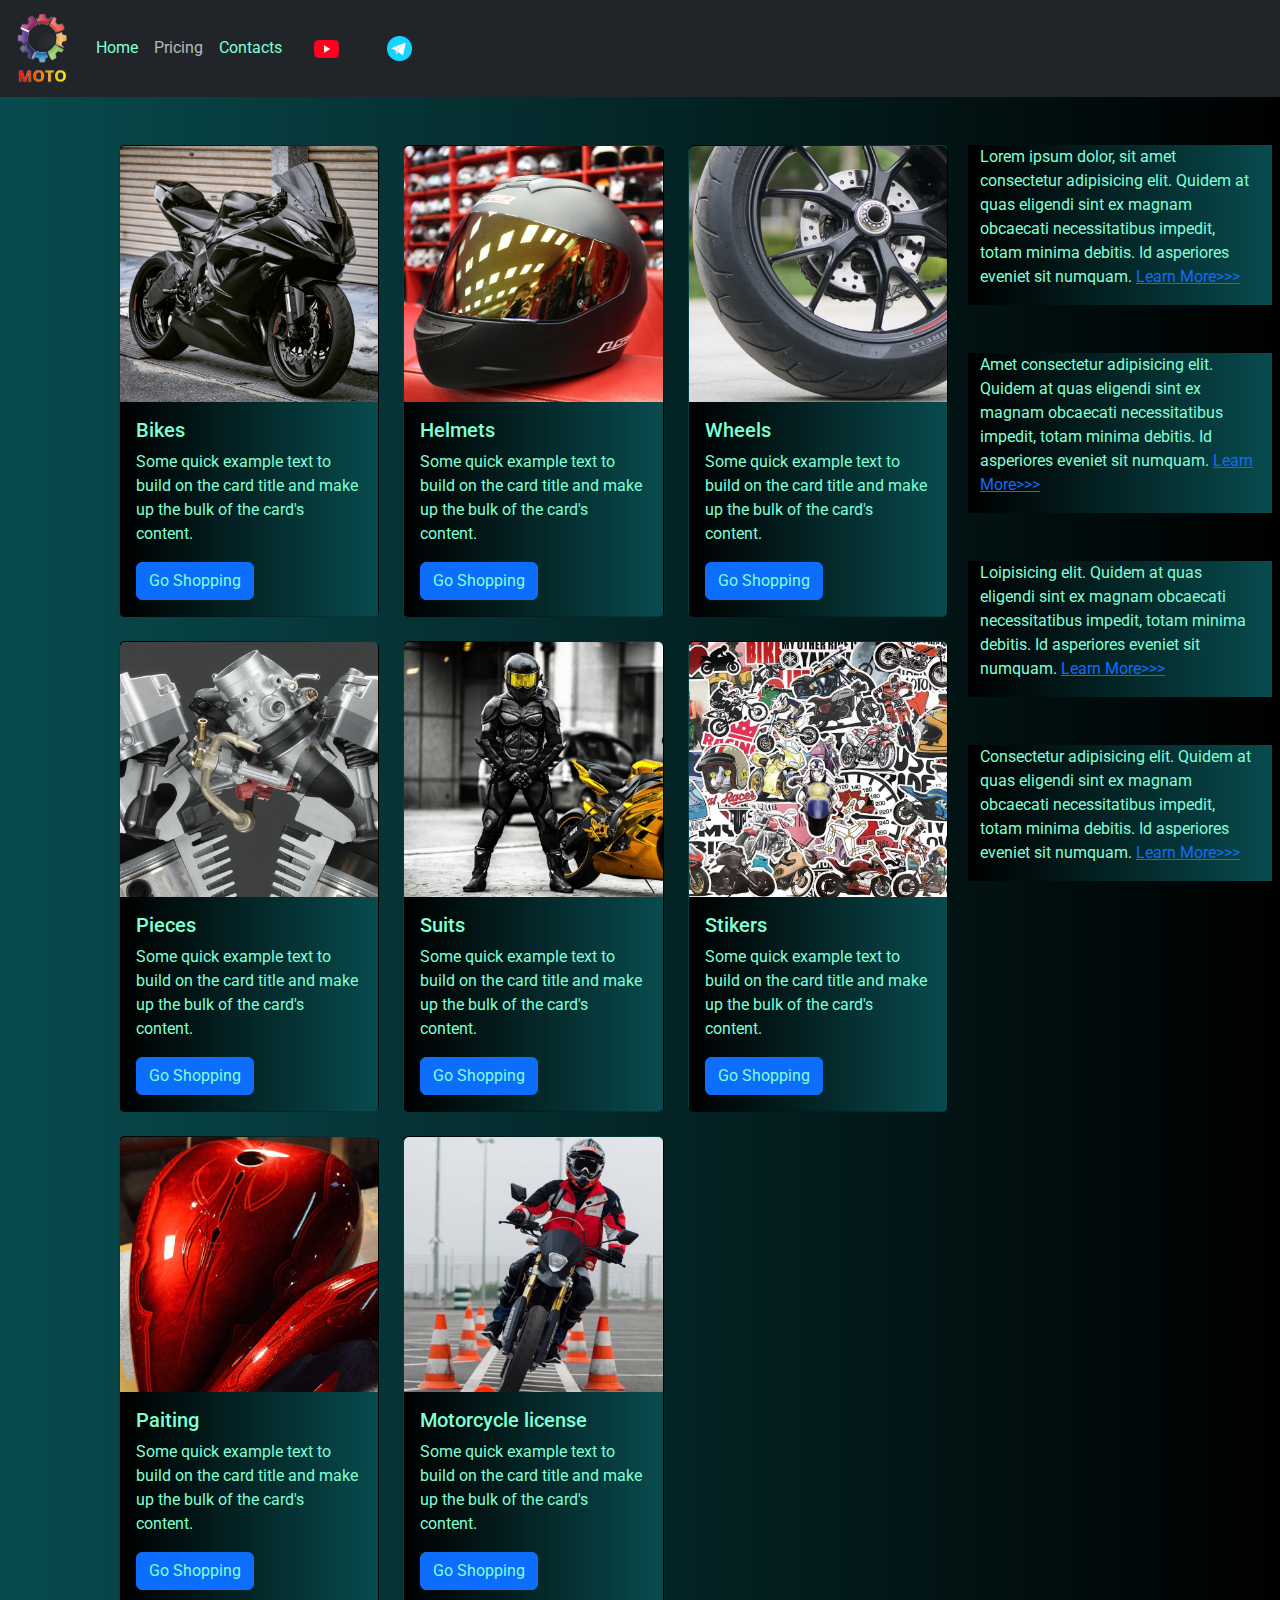
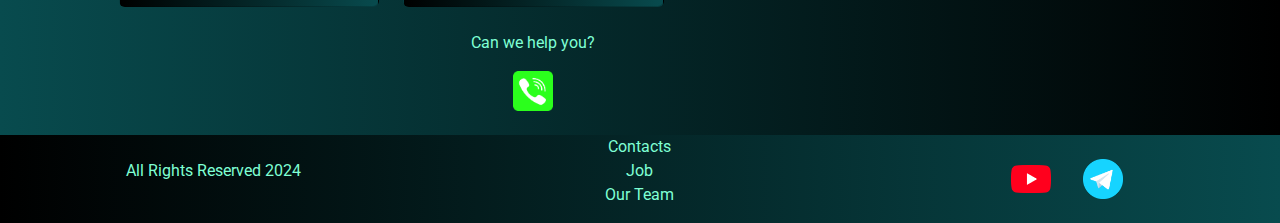
<file: pricing.html>
<!DOCTYPE html>
<html lang="en">

<head>
  <meta charset="UTF-8">
  <meta name="viewport" content="width=device-width, initial-scale=1.0">
  <link href="https://cdn.jsdelivr.net/npm/bootstrap@5.3.3/dist/css/bootstrap.min.css" rel="stylesheet"
    integrity="sha384-QWTKZyjpPEjISv5WaRU9OFeRpok6YctnYmDr5pNlyT2bRjXh0JMhjY6hW+ALEwIH" crossorigin="anonymous">
  <link rel="stylesheet" href="source/styles/mycss.css">
  <link rel="apple-touch-icon" sizes="180x180" href="source/files/favicon_io/apple-touch-icon.png">
  <link rel="icon" type="image/png" sizes="32x32" href="source/files/favicon_io/favicon-32x32.png">
  <link rel="icon" type="image/png" sizes="16x16" href="source/files/favicon_io/favicon-16x16.png">
  <link rel="manifest" href="source/files/favicon_io/site.webmanifest">
  <title>Moto</title>
</head>

<body>
  <header><!-- шапка с навигационной моделью  -->
    <nav class="navbar navbar-expand-lg bg-dark">
      <div class="container-fluid">
        <a class="navbar-brand" href="/"><img src="source/files/logo.png" alt="..."></a>
        <button class="navbar-toggler" type="button" data-bs-toggle="collapse" data-bs-target="#navbarNav"
          aria-controls="navbarNav" aria-expanded="false" aria-label="Toggle navigation">
          <span class="navbar-toggler-icon"></span>
        </button>
        <div class="collapse navbar-collapse" id="navbarNav">
          <ul class="navbar-nav">
            <li class="nav-item">
              <a class="nav-link" aria-current="page" href="/">Home</a>
            </li>
            <li class="nav-item">
              <a class="nav-link active" href="pricing.html">Pricing</a>
            </li>
            <li class="nav-item">
              <a class="nav-link" href="pricing.html">Contacts</a>
            </li>
            <li class="nav-item">
              <a class="nav-link" href="pricing.html">
                <img style="width: 25px; margin-inline: 1em" src="source/files/yt.png" alt="...">
              </a>
            </li>
            <li class="nav-item">
              <a class="nav-link" href="pricing.html">
                <img style="width: 25px; margin-inline: 1em" src="source/files/tg.png" alt="...">
              </a>
            </li>
          </ul>
        </div>
      </div>
    </nav>
  </header>

  <section><!-- показывает основной контент на сайте -->
    <div class="container-fluid mt-4">
      <div class="row">
        <div class="col-lg-1">
        </div>

        <div class="col-lg-8 col-md-12">
          <div class="row">
            <div class="col-lg-4 col-md-6 mt-4">
              <div class="card">
                <a href="#"><img src="source/images/moto.png" class="card-img-top" alt="Bikes"></a>
                <div class="card-body">
                  <h5 class="card-title"><a href="#">Bikes</a></h5>
                  <p class="card-text"><a href="#">
                      Some quick example text to build on the card title and make up the bulk of the
                      card's
                      content.
                    </a></p>
                  <a href="#" class="btn btn-primary">Go Shopping</a>
                </div>
              </div>
            </div>
            <div class="col-lg-4 col-md-6 mt-4">
              <div class="card">
                <img src="source/images/helmet.png" class="card-img-top" alt="Helmets">
                <div class="card-body">
                  <h5 class="card-title">Helmets</h5>
                  <p class="card-text">Some quick example text to build on the card title and make up the bulk of the
                    card's
                    content.</p>
                  <a href="#" class="btn btn-primary">Go Shopping</a>
                </div>
              </div>
            </div>
            <div class="col-lg-4 col-md-6 mt-4">
              <div class="card">
                <img src="source/images/wheels.png" class="card-img-top" alt="Wheels">
                <div class="card-body">
                  <h5 class="card-title">Wheels</h5>
                  <p class="card-text">Some quick example text to build on the card title and make up the bulk of the
                    card's
                    content.</p>
                  <a href="#" class="btn btn-primary">Go Shopping</a>
                </div>
              </div>
            </div>
            <div class="col-lg-4 col-md-6 mt-4">
              <div class="card">
                <img src="source/images/pieces.png" class="card-img-top" alt="Pieces">
                <div class="card-body">
                  <h5 class="card-title">Pieces</h5>
                  <p class="card-text">Some quick example text to build on the card title and make up the bulk of the
                    card's
                    content.</p>
                  <a href="#" class="btn btn-primary">Go Shopping</a>
                </div>
              </div>
            </div>
            <div class="col-lg-4 col-md-6 mt-4">
              <div class="card">
                <img src="source/images/suit.png" class="card-img-top" alt="Suits">
                <div class="card-body">
                  <h5 class="card-title">Suits</h5>
                  <p class="card-text">Some quick example text to build on the card title and make up the bulk of the
                    card's
                    content.</p>
                  <a href="#" class="btn btn-primary">Go Shopping</a>
                </div>
              </div>
            </div>
            <div class="col-lg-4 col-md-6 mt-4">
              <div class="card">
                <img src="source/images/stikers.png" class="card-img-top" alt="Stikers">
                <div class="card-body">
                  <h5 class="card-title">Stikers</h5>
                  <p class="card-text">Some quick example text to build on the card title and make up the bulk of the
                    card's
                    content.</p>
                  <a href="#" class="btn btn-primary">Go Shopping</a>
                </div>
              </div>
            </div>
            <div class="col-lg-4 col-md-6 mt-4">
              <div class="card">
                <img src="source/images/painting.png" class="card-img-top" alt="Paiting">
                <div class="card-body">
                  <h5 class="card-title">Paiting</h5>
                  <p class="card-text">Some quick example text to build on the card title and make up the bulk of the
                    card's
                    content.</p>
                  <a href="#" class="btn btn-primary">Go Shopping</a>
                </div>
              </div>
            </div>
            <div class="col-lg-4 col-md-6 mt-4">
              <div class="card">
                <img src="source/images/motorcycle_license.png" class="card-img-top" alt="Motorcycle license">
                <div class="card-body">
                  <h5 class="card-title">Motorcycle license</h5>
                  <p class="card-text">Some quick example text to build on the card title and make up the bulk of the
                    card's
                    content.</p>
                  <a href="#" class="btn btn-primary">Go Shopping</a>
                </div>
              </div>
            </div>
          </div>
          <div class="col-lg-12 col-md-12 text-center mt-4">
            <p>Can we help you?</p>
          </div>
          <div class="col-lg-12 col-md-12 text-center">
            <img class="call-anim" style="width: 40px;" src="source/files/phone.png" alt="...">
          </div>
        </div>

        <div class="col-lg-3 col-md-12">
          <div class="row px-2">
            <div class="col-lg-12 sidebar my-4">
              <p>Lorem ipsum dolor, sit amet consectetur adipisicing elit. Quidem at quas eligendi sint ex magnam
                obcaecati necessitatibus impedit, totam minima debitis. Id asperiores eveniet sit numquam. <a
                  href="#">Learn More>>></a></p>
            </div>
            <div class="col-lg-12 sidebar my-4">
              <p>Amet consectetur adipisicing elit. Quidem at quas eligendi sint ex magnam obcaecati necessitatibus
                impedit, totam minima debitis. Id asperiores eveniet sit numquam. <a href="#">Learn More>>></a></p>
            </div>
            <div class="col-lg-12 sidebar my-4">
              <p>Loipisicing elit. Quidem at quas eligendi sint ex magnam obcaecati necessitatibus impedit, totam minima
                debitis. Id asperiores eveniet sit numquam. <a href="#">Learn More>>></a></p>
            </div>
            <div class="col-lg-12 sidebar my-4">
              <p>Consectetur adipisicing elit. Quidem at quas eligendi sint ex magnam obcaecati necessitatibus impedit,
                totam minima debitis. Id asperiores eveniet sit numquam. <a href="#">Learn More>>></a></p>
            </div>
          </div>
        </div>

      </div>
    </div>
  </section>

  <footer class="mt-4">
    <div class="container-fluid">
      <div class="row">
        <div class="col-lg-4 col-md-12 footer-text text-center">
          <p>All Rights Reserved 2024</p>
        </div>
        <div class="col-lg-4 col-md-12 footer-text text-center">
          <p>Contacts <br>Job <br>Our Team</p>
        </div>
        <div class="col-lg-4 col-md-12 media-links">
          <img style="width: 40px; margin-inline: 1em" src="source/files/yt.png" alt="...">
          <img style="width: 40px; margin-inline: 1em" src="source/files/tg.png" alt="...style=" width: 40px;" ">
        </div>
      </div>
    </div>
  </footer>

  <script src=" https://cdn.jsdelivr.net/npm/bootstrap@5.3.3/dist/js/bootstrap.bundle.min.js"
            integrity="sha384-YvpcrYf0tY3lHB60NNkmXc5s9fDVZLESaAA55NDzOxhy9GkcIdslK1eN7N6jIeHz" crossorigin="anonymous">
            </script>
</body>

</html>
</file>
<file: source/styles/mycss.css>
@import url('https://fonts.googleapis.com/css?family=Roboto&display=swap');

body {
    font-family: Roboto, serif;
    background: linear-gradient(90deg, #084b4e 0%, #000000 100%);
}

p {
    color:aquamarine
}

.nav-link {
    color:aquamarine;
}

.navbar-nav .nav-link.active {
    color:rgb(185, 185, 185);
}

.navbar-brand img {
    width: 60px;
}

.navbar-toggler {
    background-color: rgb(185, 185, 185);
}

.sidebar {
    color: aquamarine;
    background: linear-gradient(270deg, #084b4e 0%, #000000 100%);
}

.card {
    color: aquamarine;
    background: linear-gradient(270deg, #084b4e 0%, #000000 100%);
}

.card a{
    text-decoration: none;
    color: aquamarine;
}

.slide-text,
.footer-text {
    color: aquamarine;
    margin: auto auto;
}

footer,
.btn-outline-primary {
    color: aquamarine;
    border: aquamarine;
    background: linear-gradient(270deg, #084b4e 0%, #000000 100%);
}

.media-links {
    display: flex;
    justify-content: center;
    align-items: center;
}

.call-anim {
    animation: call 2s ease 0s 1 normal forwards;
}

@keyframes call {
	0%,
	100% {
		transform: translateX(0%);
		transform-origin: 50% 50%;
	}

	15% {
		transform: translateX(-30px) rotate(-6deg);
	}

	30% {
		transform: translateX(15px) rotate(6deg);
	}

	45% {
		transform: translateX(-15px) rotate(-3.6deg);
	}

	60% {
		transform: translateX(9px) rotate(2.4deg);
	}

	75% {
		transform: translateX(-6px) rotate(-1.2deg);
	}
}

@media (max-width: 775px){
    .carousel-indicators {
        display: none;
    }
}
</file>
